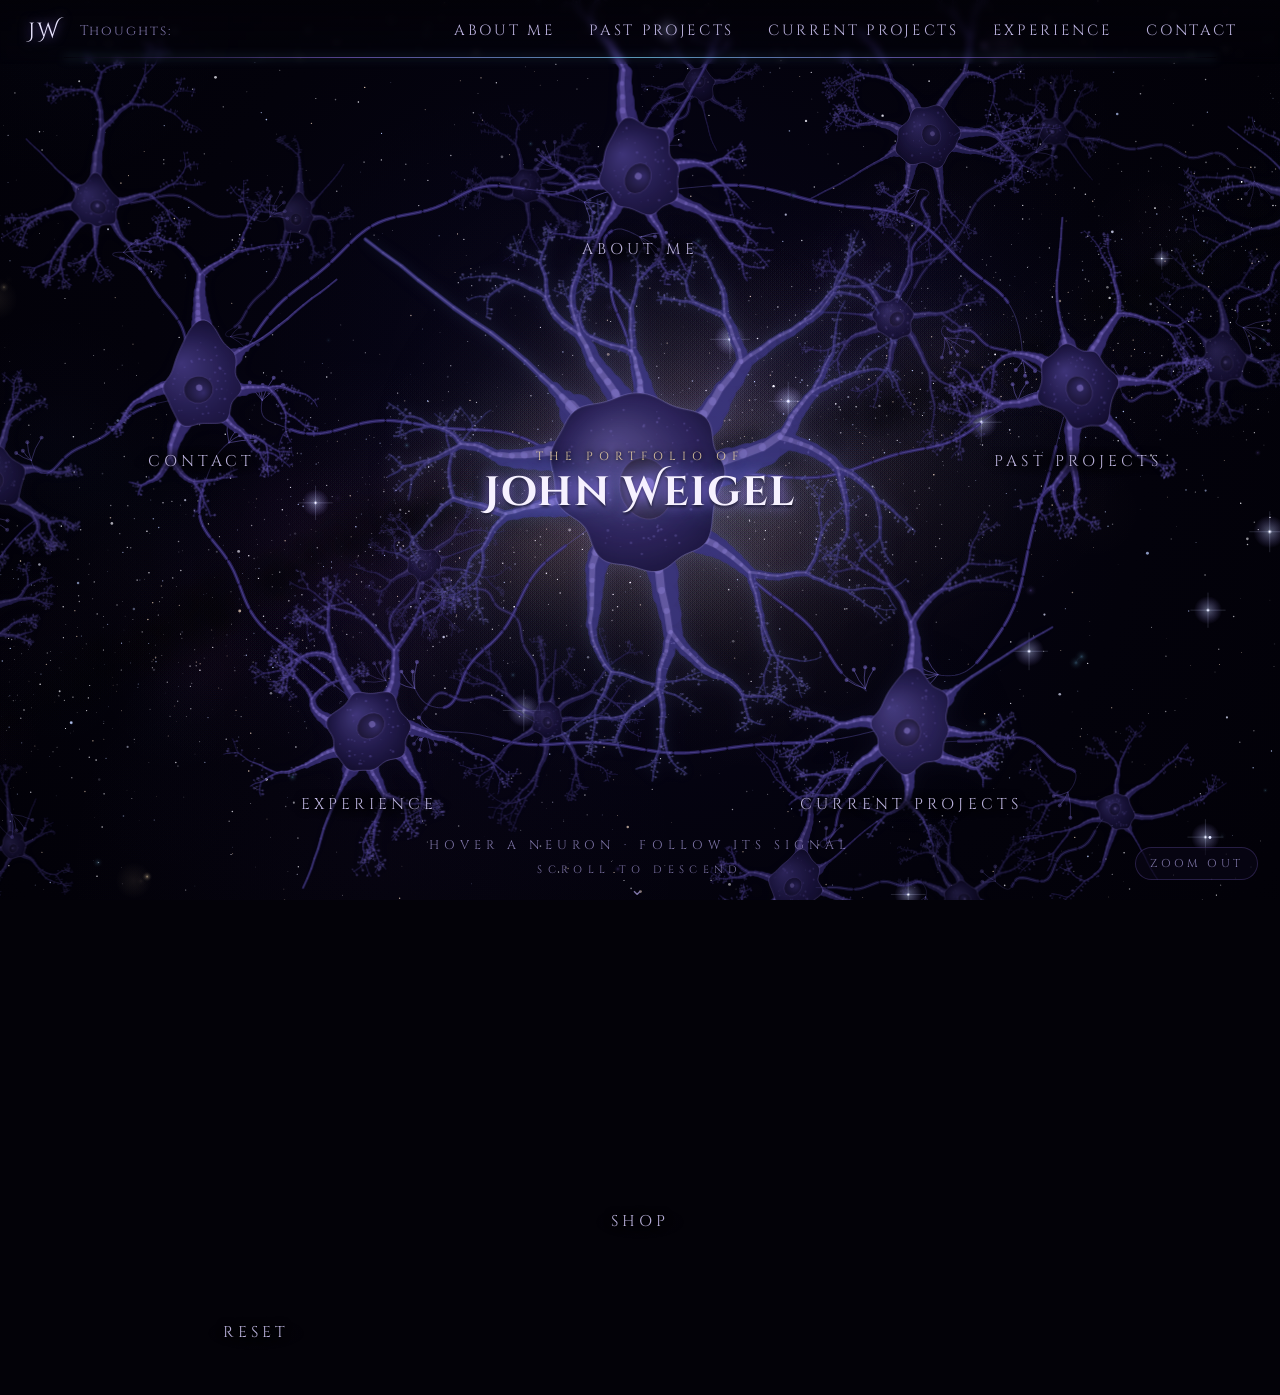
<file: docs/index.html>
<!doctype html>
<html lang="en">
<head>
  <meta charset="utf-8">
  <meta name="viewport" content="width=device-width, initial-scale=1">
  <title>John Weigel · Portfolio</title>
  <meta name="description" content="Portfolio of John Weigel, neuroscience undergraduate.">
  <link rel="preconnect" href="https://fonts.googleapis.com">
  <link rel="preconnect" href="https://fonts.gstatic.com" crossorigin>
  <link href="https://fonts.googleapis.com/css2?family=Cinzel:wght@400;600&family=Cinzel+Decorative:wght@700&family=Cormorant+Garamond:ital,wght@0,400;0,600;1,400&family=JetBrains+Mono&display=swap" rel="stylesheet">
  <link rel="stylesheet" href="assets/css/cosmos.css?v=14">
</head>
<body class="home">
  <canvas id="cosmos" aria-hidden="true"></canvas>
  <canvas id="neural" aria-hidden="true"></canvas>
  <canvas id="brain" aria-label="A nebula brain. Drag to rotate; double-click to return to the neurons."></canvas>

  <header class="crossbar">
    <div class="brand">
      <a class="sigil" href="index.html">JW</a>
      <div class="thoughts" title="One thought forms for every 10 synapses fired">
        <span class="t-label">Thoughts:</span> <span class="t-count"></span><span class="t-nous">νοῦς ×2</span>
      </div>
    </div>
    <button class="menu-toggle" aria-expanded="false" aria-controls="modules">Modules</button>
    <nav aria-label="Modules">
      <ul id="modules">
        <li><a class="mod" data-module="about" href="about.html" data-veil>About Me</a></li>
        <li><a class="mod" data-module="past" href="past-projects.html" data-veil>Past Projects</a></li>
        <li><a class="mod" data-module="current" href="current-projects.html" data-veil>Current Projects</a></li>
        <li><a class="mod" data-module="experience" href="experience.html" data-veil>Experience</a></li>
        <li><a class="mod" data-module="contact" href="contact.html" data-veil>Contact</a></li>
      </ul>
    </nav>
  </header>

  <!-- Everything that zooms away with the network; neurons.js adds the module nodes. -->
  <div class="neural-layer">
    <!-- The title neuron; neurons.js positions it over the central soma. -->
    <a class="neuron-core" href="index.html" aria-label="John Weigel — home">
      <span class="pre">The Portfolio of</span>
      <h1>John Weigel</h1>
    </a>

    <p class="hint">Hover a neuron · Follow its signal<span class="descend">Scroll to descend<i>⌄</i></span></p>
  </div>

  <p class="brain-hint">Drag to turn the mind · Pinch in or double-click to return</p>
  <button class="zoom-toggle" type="button" aria-pressed="false">Zoom out</button>

  <div class="veil" aria-hidden="true"></div>

  <script src="assets/js/cosmos.js?v=14"></script>
  <script src="assets/js/neurons.js?v=14"></script>
  <script src="assets/js/brain.js?v=14"></script>
  <script src="assets/js/shop.js?v=14"></script>
</body>
</html>
</file>
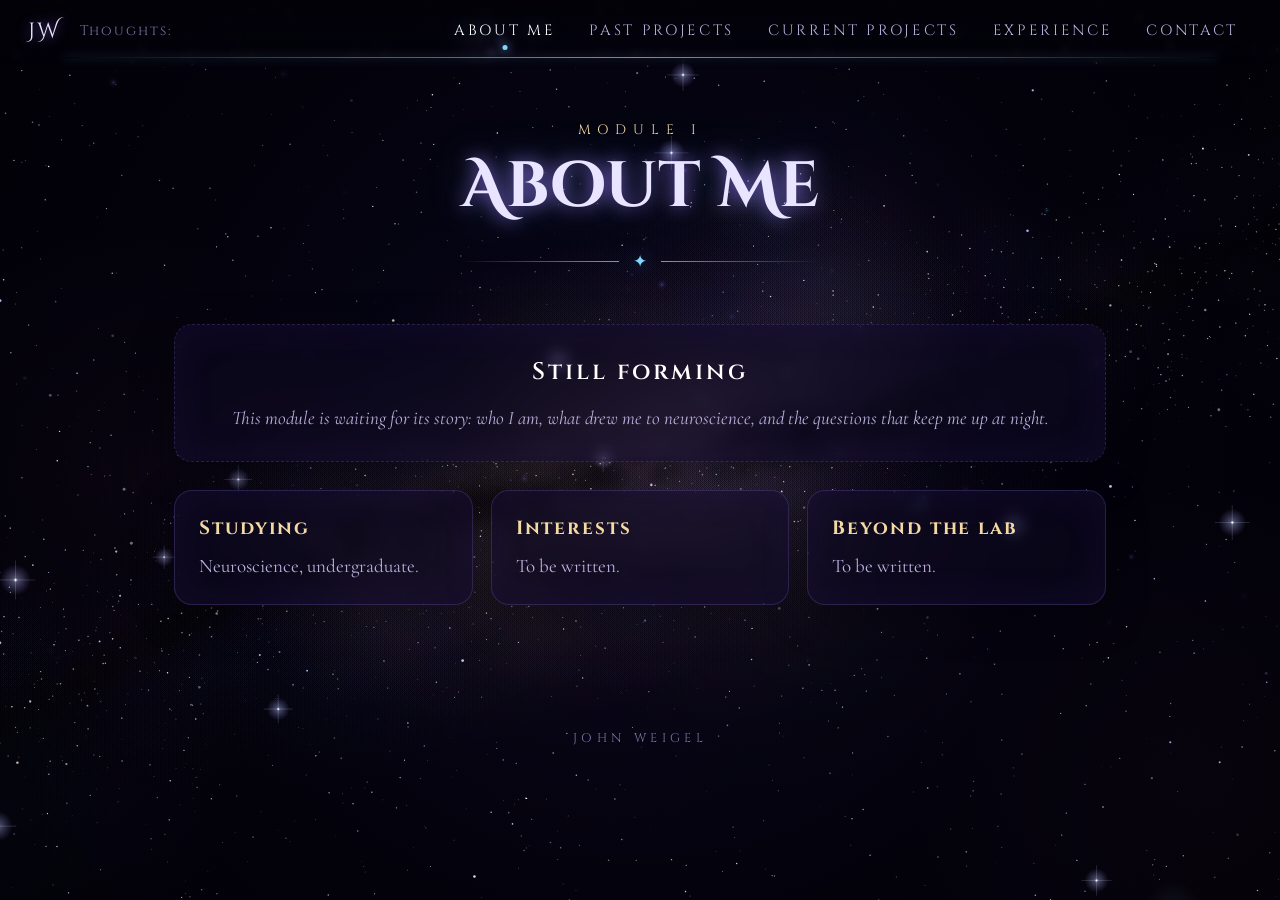
<file: docs/about.html>
<!doctype html>
<html lang="en">
<head>
  <meta charset="utf-8">
  <meta name="viewport" content="width=device-width, initial-scale=1">
  <title>About Me · John Weigel</title>
  <link rel="preconnect" href="https://fonts.googleapis.com">
  <link rel="preconnect" href="https://fonts.gstatic.com" crossorigin>
  <link href="https://fonts.googleapis.com/css2?family=Cinzel:wght@400;600&family=Cinzel+Decorative:wght@700&family=Cormorant+Garamond:ital,wght@0,400;0,600;1,400&family=JetBrains+Mono&display=swap" rel="stylesheet">
  <link rel="stylesheet" href="assets/css/cosmos.css?v=14">
</head>
<body>
  <canvas id="cosmos" aria-hidden="true"></canvas>

  <header class="crossbar">
    <div class="brand">
      <a class="sigil" href="index.html" data-veil>JW</a>
      <div class="thoughts" title="One thought forms for every 10 synapses fired">
        <span class="t-label">Thoughts:</span> <span class="t-count"></span><span class="t-nous">νοῦς ×2</span>
      </div>
    </div>
    <button class="menu-toggle" aria-expanded="false" aria-controls="modules">Modules</button>
    <nav aria-label="Modules">
      <ul id="modules">
        <li><a class="mod" href="about.html" aria-current="page" data-veil>About Me</a></li>
        <li><a class="mod" href="past-projects.html" data-veil>Past Projects</a></li>
        <li><a class="mod" href="current-projects.html" data-veil>Current Projects</a></li>
        <li><a class="mod" href="experience.html" data-veil>Experience</a></li>
        <li><a class="mod" href="contact.html" data-veil>Contact</a></li>
      </ul>
    </nav>
  </header>

  <main class="page">
    <header class="page-head">
      <div class="kicker">Module I</div>
      <h1>About Me</h1>
      <div class="ornament"><span>✦</span></div>
    </header>

    <section class="panel placeholder">
      <h2>Still forming</h2>
      <p>This module is waiting for its story: who I am, what drew me to neuroscience, and the questions that keep me up at night.</p>
    </section>

    <div class="grid">
      <article class="panel"><h3>Studying</h3><p>Neuroscience, undergraduate.</p></article>
      <article class="panel"><h3>Interests</h3><p>To be written.</p></article>
      <article class="panel"><h3>Beyond the lab</h3><p>To be written.</p></article>
    </div>
  </main>

  <footer class="foot">John Weigel</footer>
  <div class="veil" aria-hidden="true"></div>

  <script src="assets/js/cosmos.js?v=14"></script>
</body>
</html>
</file>
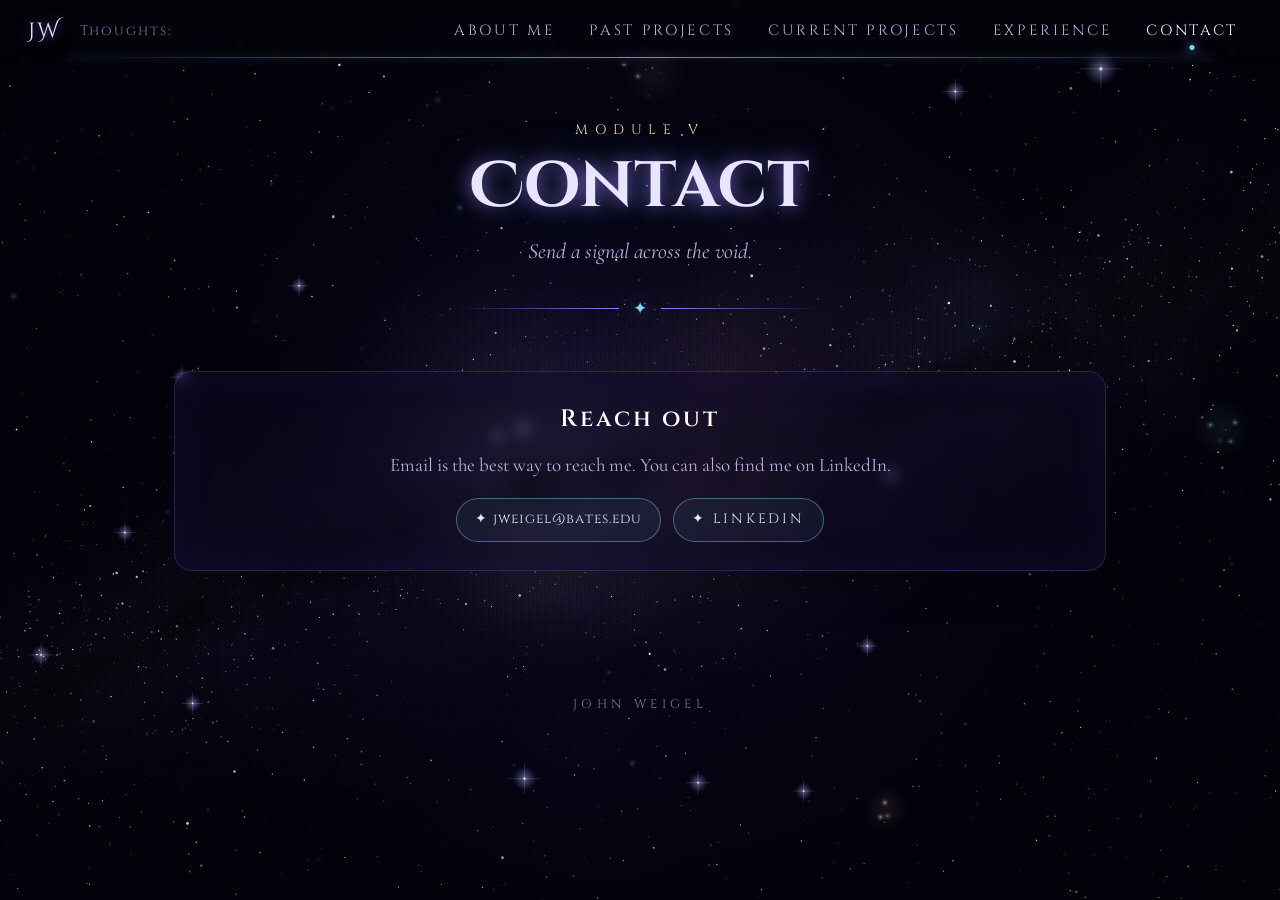
<file: docs/contact.html>
<!doctype html>
<html lang="en">
<head>
  <meta charset="utf-8">
  <meta name="viewport" content="width=device-width, initial-scale=1">
  <title>Contact · John Weigel</title>
  <link rel="preconnect" href="https://fonts.googleapis.com">
  <link rel="preconnect" href="https://fonts.gstatic.com" crossorigin>
  <link href="https://fonts.googleapis.com/css2?family=Cinzel:wght@400;600&family=Cinzel+Decorative:wght@700&family=Cormorant+Garamond:ital,wght@0,400;0,600;1,400&family=JetBrains+Mono&display=swap" rel="stylesheet">
  <link rel="stylesheet" href="assets/css/cosmos.css?v=14">
</head>
<body>
  <canvas id="cosmos" aria-hidden="true"></canvas>

  <header class="crossbar">
    <div class="brand">
      <a class="sigil" href="index.html" data-veil>JW</a>
      <div class="thoughts" title="One thought forms for every 10 synapses fired">
        <span class="t-label">Thoughts:</span> <span class="t-count"></span><span class="t-nous">νοῦς ×2</span>
      </div>
    </div>
    <button class="menu-toggle" aria-expanded="false" aria-controls="modules">Modules</button>
    <nav aria-label="Modules">
      <ul id="modules">
        <li><a class="mod" href="about.html" data-veil>About Me</a></li>
        <li><a class="mod" href="past-projects.html" data-veil>Past Projects</a></li>
        <li><a class="mod" href="current-projects.html" data-veil>Current Projects</a></li>
        <li><a class="mod" href="experience.html" data-veil>Experience</a></li>
        <li><a class="mod" href="contact.html" aria-current="page" data-veil>Contact</a></li>
      </ul>
    </nav>
  </header>

  <main class="page">
    <header class="page-head">
      <div class="kicker">Module V</div>
      <h1>Contact</h1>
      <p class="lede">Send a signal across the void.</p>
      <div class="ornament"><span>✦</span></div>
    </header>

    <section class="panel" style="text-align:center">
      <h2>Reach out</h2>
      <p>Email is the best way to reach me. You can also find me on LinkedIn.</p>
      <p class="contact-links">
        <a class="btn" href="mailto:jweigel@bates.edu" style="text-transform:none;letter-spacing:0.08em">✦ jweigel@bates.edu</a>
        <a class="btn" href="https://www.linkedin.com/in/john-weigel-417249304/" target="_blank" rel="noopener">✦ LinkedIn</a>
      </p>
    </section>
  </main>

  <footer class="foot">John Weigel</footer>
  <div class="veil" aria-hidden="true"></div>

  <script src="assets/js/cosmos.js?v=14"></script>
</body>
</html>
</file>
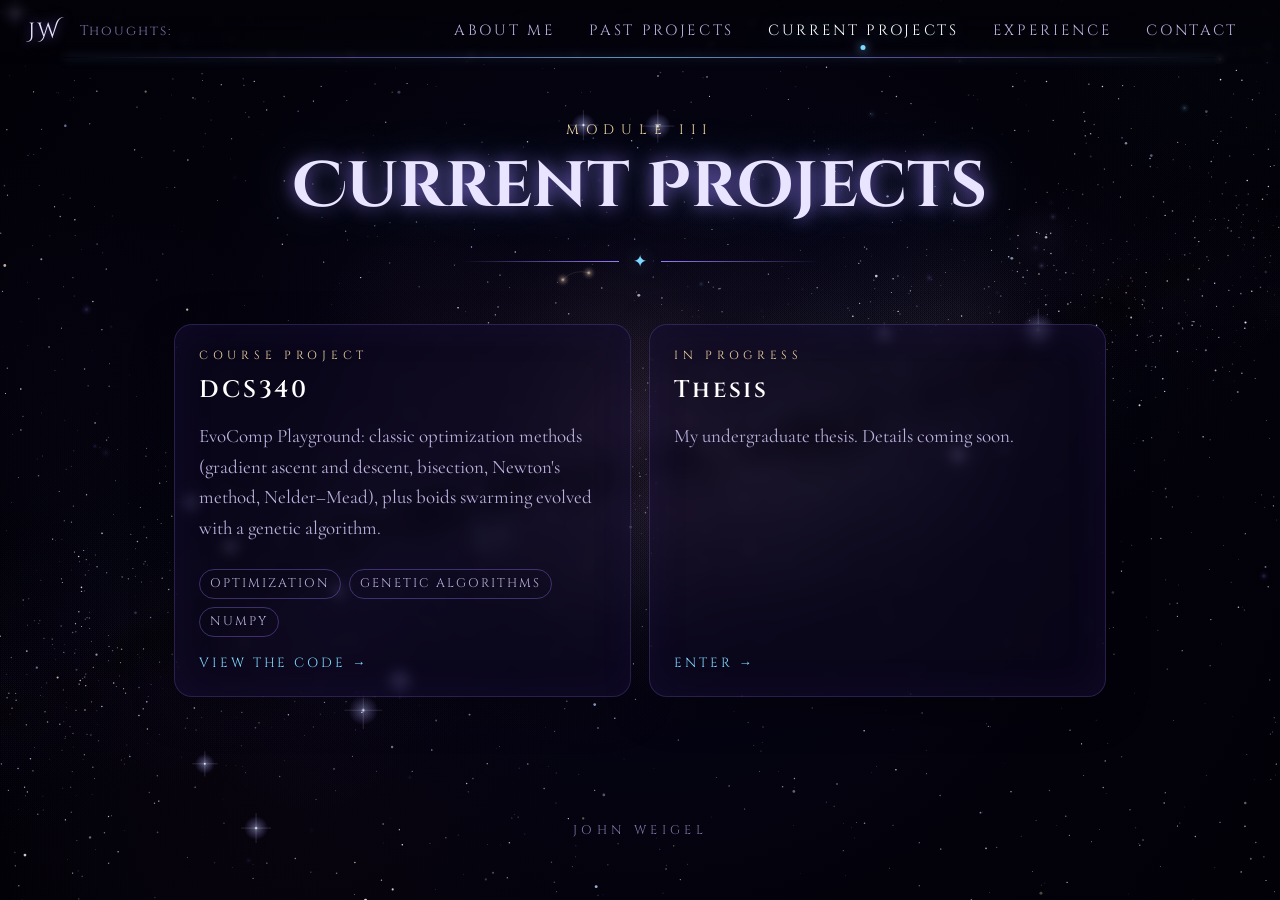
<file: docs/current-projects.html>
<!doctype html>
<html lang="en">
<head>
  <meta charset="utf-8">
  <meta name="viewport" content="width=device-width, initial-scale=1">
  <title>Current Projects · John Weigel</title>
  <link rel="preconnect" href="https://fonts.googleapis.com">
  <link rel="preconnect" href="https://fonts.gstatic.com" crossorigin>
  <link href="https://fonts.googleapis.com/css2?family=Cinzel:wght@400;600&family=Cinzel+Decorative:wght@700&family=Cormorant+Garamond:ital,wght@0,400;0,600;1,400&family=JetBrains+Mono&display=swap" rel="stylesheet">
  <link rel="stylesheet" href="assets/css/cosmos.css?v=14">
</head>
<body>
  <canvas id="cosmos" aria-hidden="true"></canvas>

  <header class="crossbar">
    <div class="brand">
      <a class="sigil" href="index.html" data-veil>JW</a>
      <div class="thoughts" title="One thought forms for every 10 synapses fired">
        <span class="t-label">Thoughts:</span> <span class="t-count"></span><span class="t-nous">νοῦς ×2</span>
      </div>
    </div>
    <button class="menu-toggle" aria-expanded="false" aria-controls="modules">Modules</button>
    <nav aria-label="Modules">
      <ul id="modules">
        <li><a class="mod" href="about.html" data-veil>About Me</a></li>
        <li><a class="mod" href="past-projects.html" data-veil>Past Projects</a></li>
        <li><a class="mod" href="current-projects.html" aria-current="page" data-veil>Current Projects</a></li>
        <li><a class="mod" href="experience.html" data-veil>Experience</a></li>
        <li><a class="mod" href="contact.html" data-veil>Contact</a></li>
      </ul>
    </nav>
  </header>

  <main class="page">
    <header class="page-head">
      <div class="kicker">Module III</div>
      <h1>Current Projects</h1>
      <div class="ornament"><span>✦</span></div>
    </header>

    <div class="grid project-grid">
      <a class="panel project-card" href="dcs340.html" data-veil>
        <span class="card-kicker">Course project</span>
        <h2>DCS340</h2>
        <p>EvoComp Playground: classic optimization methods (gradient ascent and descent, bisection, Newton's method, Nelder–Mead), plus boids swarming evolved with a genetic algorithm.</p>
        <div class="tags"><span>Optimization</span><span>Genetic Algorithms</span><span>NumPy</span></div>
        <span class="card-go">View the code →</span>
      </a>
      <a class="panel project-card" href="thesis.html" data-veil>
        <span class="card-kicker">In progress</span>
        <h2>Thesis</h2>
        <p>My undergraduate thesis. Details coming soon.</p>
        <span class="card-go">Enter →</span>
      </a>
    </div>
  </main>

  <footer class="foot">John Weigel</footer>
  <div class="veil" aria-hidden="true"></div>

  <script src="assets/js/cosmos.js?v=14"></script>
</body>
</html>
</file>
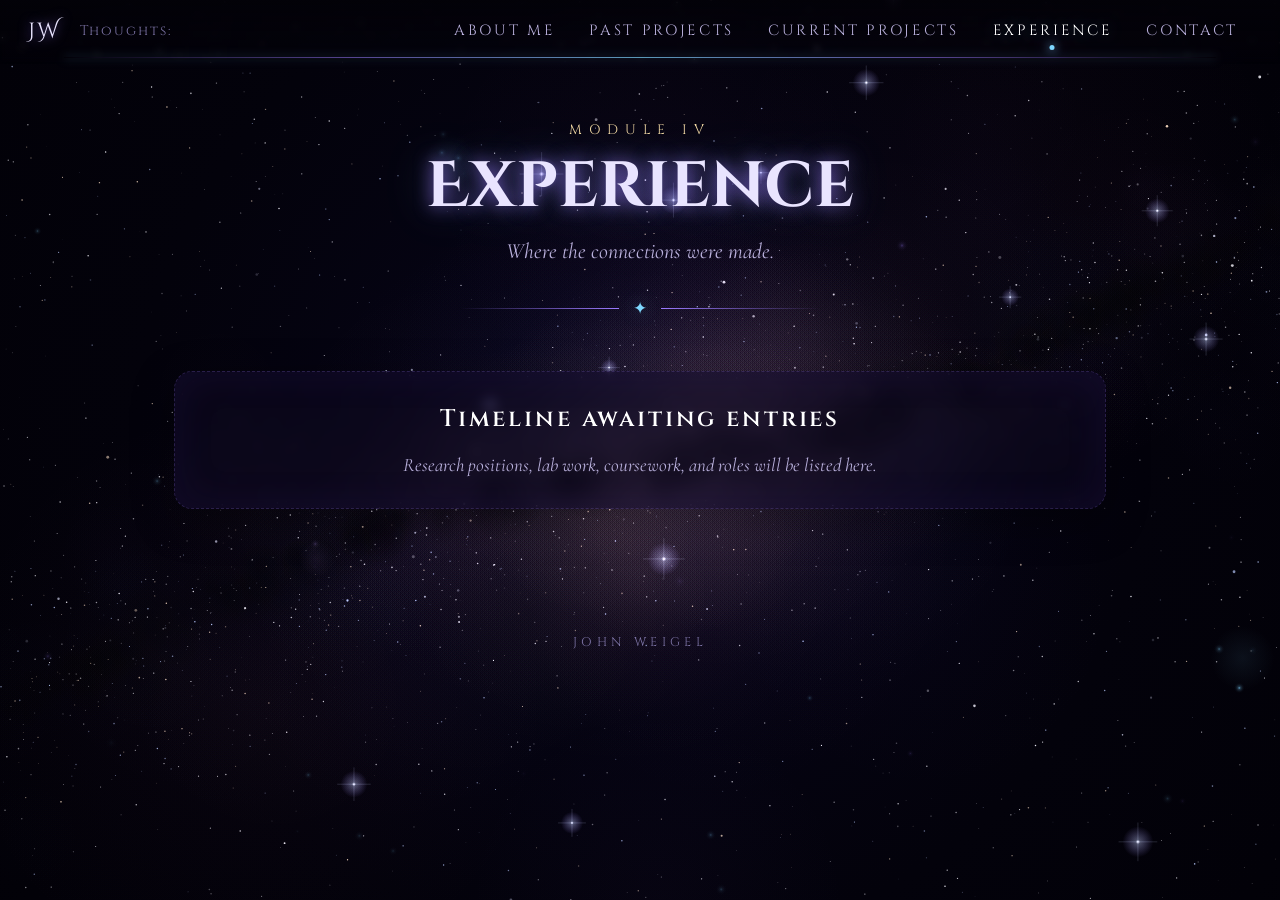
<file: docs/experience.html>
<!doctype html>
<html lang="en">
<head>
  <meta charset="utf-8">
  <meta name="viewport" content="width=device-width, initial-scale=1">
  <title>Experience · John Weigel</title>
  <link rel="preconnect" href="https://fonts.googleapis.com">
  <link rel="preconnect" href="https://fonts.gstatic.com" crossorigin>
  <link href="https://fonts.googleapis.com/css2?family=Cinzel:wght@400;600&family=Cinzel+Decorative:wght@700&family=Cormorant+Garamond:ital,wght@0,400;0,600;1,400&family=JetBrains+Mono&display=swap" rel="stylesheet">
  <link rel="stylesheet" href="assets/css/cosmos.css?v=14">
</head>
<body>
  <canvas id="cosmos" aria-hidden="true"></canvas>

  <header class="crossbar">
    <div class="brand">
      <a class="sigil" href="index.html" data-veil>JW</a>
      <div class="thoughts" title="One thought forms for every 10 synapses fired">
        <span class="t-label">Thoughts:</span> <span class="t-count"></span><span class="t-nous">νοῦς ×2</span>
      </div>
    </div>
    <button class="menu-toggle" aria-expanded="false" aria-controls="modules">Modules</button>
    <nav aria-label="Modules">
      <ul id="modules">
        <li><a class="mod" href="about.html" data-veil>About Me</a></li>
        <li><a class="mod" href="past-projects.html" data-veil>Past Projects</a></li>
        <li><a class="mod" href="current-projects.html" data-veil>Current Projects</a></li>
        <li><a class="mod" href="experience.html" aria-current="page" data-veil>Experience</a></li>
        <li><a class="mod" href="contact.html" data-veil>Contact</a></li>
      </ul>
    </nav>
  </header>

  <main class="page">
    <header class="page-head">
      <div class="kicker">Module IV</div>
      <h1>Experience</h1>
      <p class="lede">Where the connections were made.</p>
      <div class="ornament"><span>✦</span></div>
    </header>

    <section class="panel placeholder">
      <h2>Timeline awaiting entries</h2>
      <p>Research positions, lab work, coursework, and roles will be listed here.</p>
    </section>
  </main>

  <footer class="foot">John Weigel</footer>
  <div class="veil" aria-hidden="true"></div>

  <script src="assets/js/cosmos.js?v=14"></script>
</body>
</html>
</file>
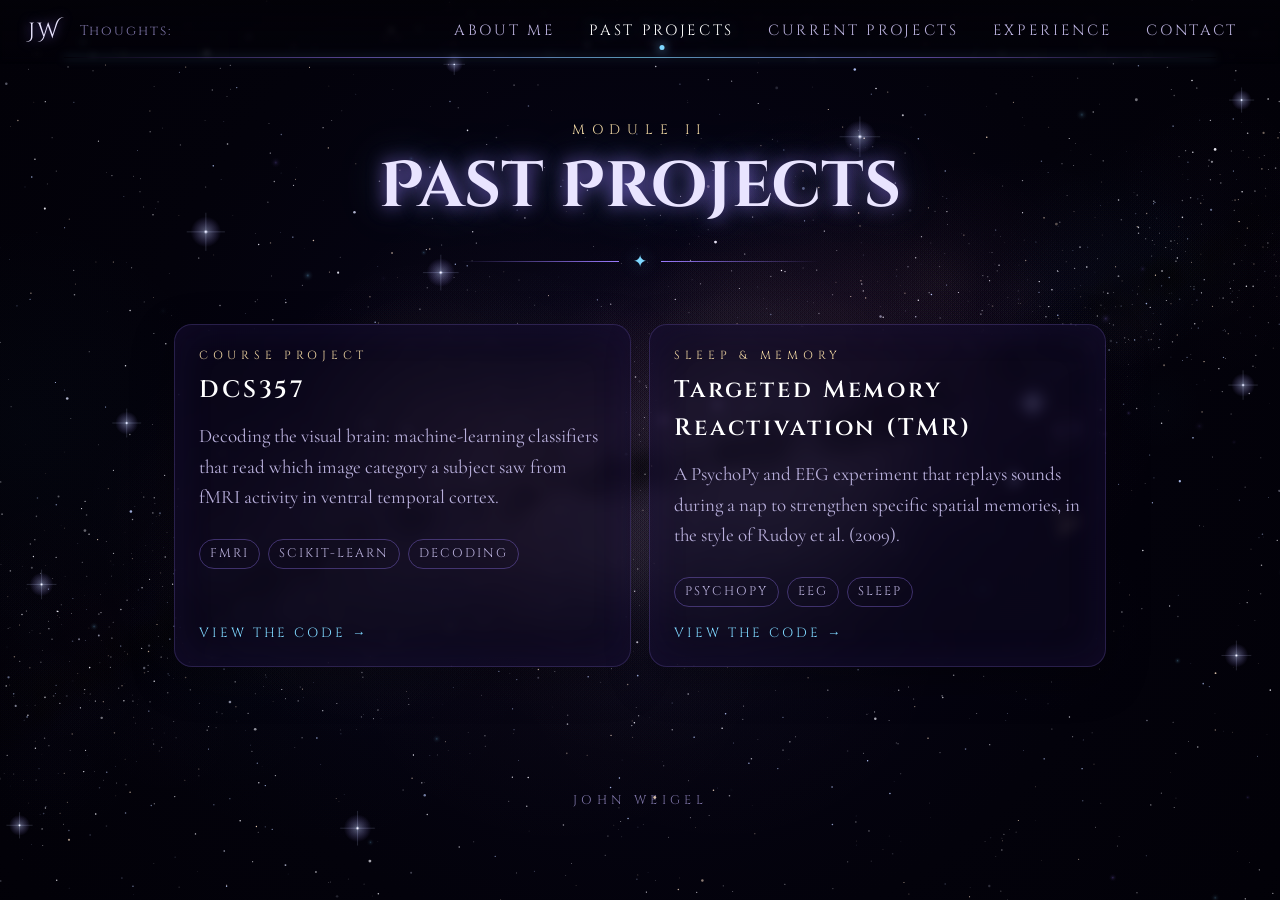
<file: docs/past-projects.html>
<!doctype html>
<html lang="en">
<head>
  <meta charset="utf-8">
  <meta name="viewport" content="width=device-width, initial-scale=1">
  <title>Past Projects · John Weigel</title>
  <link rel="preconnect" href="https://fonts.googleapis.com">
  <link rel="preconnect" href="https://fonts.gstatic.com" crossorigin>
  <link href="https://fonts.googleapis.com/css2?family=Cinzel:wght@400;600&family=Cinzel+Decorative:wght@700&family=Cormorant+Garamond:ital,wght@0,400;0,600;1,400&family=JetBrains+Mono&display=swap" rel="stylesheet">
  <link rel="stylesheet" href="assets/css/cosmos.css?v=14">
</head>
<body>
  <canvas id="cosmos" aria-hidden="true"></canvas>

  <header class="crossbar">
    <div class="brand">
      <a class="sigil" href="index.html" data-veil>JW</a>
      <div class="thoughts" title="One thought forms for every 10 synapses fired">
        <span class="t-label">Thoughts:</span> <span class="t-count"></span><span class="t-nous">νοῦς ×2</span>
      </div>
    </div>
    <button class="menu-toggle" aria-expanded="false" aria-controls="modules">Modules</button>
    <nav aria-label="Modules">
      <ul id="modules">
        <li><a class="mod" href="about.html" data-veil>About Me</a></li>
        <li><a class="mod" href="past-projects.html" aria-current="page" data-veil>Past Projects</a></li>
        <li><a class="mod" href="current-projects.html" data-veil>Current Projects</a></li>
        <li><a class="mod" href="experience.html" data-veil>Experience</a></li>
        <li><a class="mod" href="contact.html" data-veil>Contact</a></li>
      </ul>
    </nav>
  </header>

  <main class="page">
    <header class="page-head">
      <div class="kicker">Module II</div>
      <h1>Past Projects</h1>
      <div class="ornament"><span>✦</span></div>
    </header>

    <div class="grid project-grid">
      <a class="panel project-card" href="dcs357.html" data-veil>
        <span class="card-kicker">Course project</span>
        <h2>DCS357</h2>
        <p>Decoding the visual brain: machine-learning classifiers that read which image category a subject saw from fMRI activity in ventral temporal cortex.</p>
        <div class="tags"><span>fMRI</span><span>scikit-learn</span><span>Decoding</span></div>
        <span class="card-go">View the code →</span>
      </a>
      <a class="panel project-card" href="tmr.html" data-veil>
        <span class="card-kicker">Sleep &amp; memory</span>
        <h2>Targeted Memory Reactivation (TMR)</h2>
        <p>A PsychoPy and EEG experiment that replays sounds during a nap to strengthen specific spatial memories, in the style of Rudoy et al. (2009).</p>
        <div class="tags"><span>PsychoPy</span><span>EEG</span><span>Sleep</span></div>
        <span class="card-go">View the code →</span>
      </a>
    </div>
  </main>

  <footer class="foot">John Weigel</footer>
  <div class="veil" aria-hidden="true"></div>

  <script src="assets/js/cosmos.js?v=14"></script>
</body>
</html>
</file>
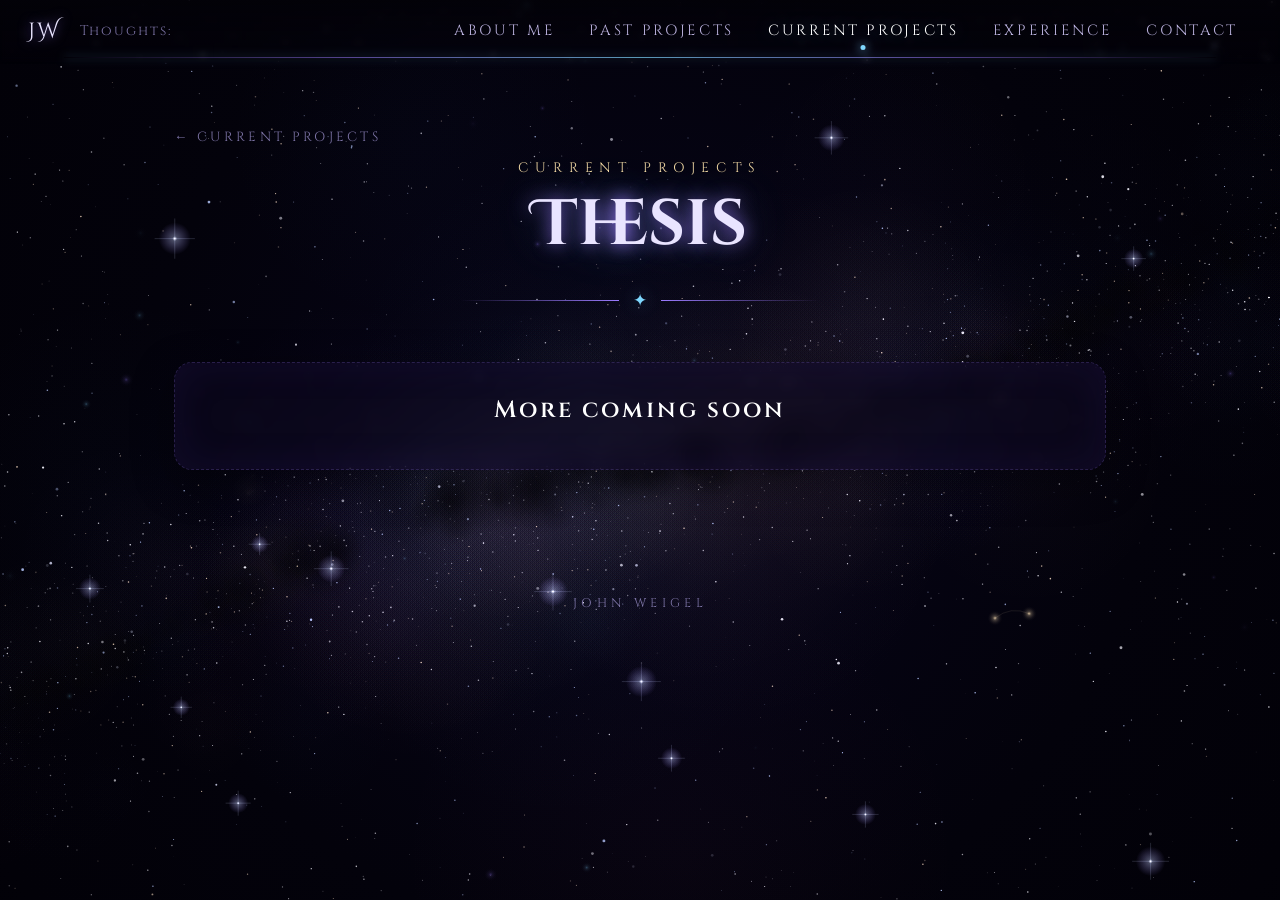
<file: docs/thesis.html>
<!doctype html>
<html lang="en">
<head>
  <meta charset="utf-8">
  <meta name="viewport" content="width=device-width, initial-scale=1">
  <title>Thesis · John Weigel</title>
  <link rel="preconnect" href="https://fonts.googleapis.com">
  <link rel="preconnect" href="https://fonts.gstatic.com" crossorigin>
  <link href="https://fonts.googleapis.com/css2?family=Cinzel:wght@400;600&family=Cinzel+Decorative:wght@700&family=Cormorant+Garamond:ital,wght@0,400;0,600;1,400&family=JetBrains+Mono&display=swap" rel="stylesheet">
  <link rel="stylesheet" href="assets/css/cosmos.css?v=14">
</head>
<body>
  <canvas id="cosmos" aria-hidden="true"></canvas>

  <header class="crossbar">
    <div class="brand">
      <a class="sigil" href="index.html" data-veil>JW</a>
      <div class="thoughts" title="One thought forms for every 10 synapses fired">
        <span class="t-label">Thoughts:</span> <span class="t-count"></span><span class="t-nous">νοῦς ×2</span>
      </div>
    </div>
    <button class="menu-toggle" aria-expanded="false" aria-controls="modules">Modules</button>
    <nav aria-label="Modules">
      <ul id="modules">
        <li><a class="mod" href="about.html" data-veil>About Me</a></li>
        <li><a class="mod" href="past-projects.html" data-veil>Past Projects</a></li>
        <li><a class="mod" href="current-projects.html" aria-current="page" data-veil>Current Projects</a></li>
        <li><a class="mod" href="experience.html" data-veil>Experience</a></li>
        <li><a class="mod" href="contact.html" data-veil>Contact</a></li>
      </ul>
    </nav>
  </header>

  <main class="page">
    <p class="back"><a href="current-projects.html" data-veil>← Current Projects</a></p>
    <header class="page-head">
      <div class="kicker">Current Projects</div>
      <h1>Thesis</h1>
      <div class="ornament"><span>✦</span></div>
    </header>

    <section class="panel placeholder">
      <h2>More coming soon</h2>
    </section>
  </main>

  <footer class="foot">John Weigel</footer>
  <div class="veil" aria-hidden="true"></div>

  <script src="assets/js/cosmos.js?v=14"></script>
</body>
</html>
</file>
<file: docs/assets/css/cosmos.css>
/* ==========================================================================
   Cosmos — shared theme for the portfolio
   ========================================================================== */

:root {
  --void: #030208;
  --void-2: #0a0718;
  --ink: #e9e4ff;
  --ink-soft: #b9b0dc;
  --ink-faint: #7d74a6;
  --violet: #9b7bff;
  --violet-deep: #4b2fa8;
  --cyan: #7fd8ff;
  --rose: #e38bd0;
  --gold: #f3d9a4;
  --panel: rgba(14, 10, 34, 0.58);
  --panel-edge: rgba(155, 123, 255, 0.22);
  --glow: 0 0 18px rgba(127, 216, 255, 0.45), 0 0 42px rgba(155, 123, 255, 0.25);
  --nav-h: 64px;

  --font-title: "Cinzel Decorative", "Cinzel", Georgia, serif;
  --font-head: "Cinzel", Georgia, serif;
  --font-body: "Cormorant Garamond", Georgia, serif;
  --font-code: "JetBrains Mono", ui-monospace, Menlo, monospace;
}

* { box-sizing: border-box; }

html, body {
  margin: 0;
  background: var(--void);
  color: var(--ink);
  font-family: var(--font-body);
  font-size: 19px;
  line-height: 1.6;
  -webkit-font-smoothing: antialiased;
}

body { min-height: 100vh; overflow-x: hidden; }
body.home { overflow-x: hidden; }

a { color: var(--cyan); }

::selection { background: rgba(155, 123, 255, 0.4); color: #fff; }

/* ---- Layered canvases -------------------------------------------------- */

#cosmos, #neural {
  position: fixed;
  top: 0;
  left: 0;
  display: block;
}
#cosmos { z-index: 0; }
#neural { z-index: 1; }

/* ---- Crossbar navigation ---------------------------------------------- */

.crossbar {
  position: fixed;
  top: 0; left: 0; right: 0;
  height: var(--nav-h);
  z-index: 20;
  display: flex;
  align-items: center;
  justify-content: space-between;
  gap: 16px;
  padding: 0 28px;
  background: linear-gradient(to bottom, rgba(3, 2, 8, 0.85), rgba(3, 2, 8, 0.35) 70%, transparent);
  backdrop-filter: blur(3px);
}
.crossbar::after {
  content: "";
  position: absolute;
  left: 5%; right: 5%; bottom: 6px;
  height: 1px;
  background: linear-gradient(90deg, transparent, rgba(155, 123, 255, 0.55), rgba(127, 216, 255, 0.7), rgba(155, 123, 255, 0.55), transparent);
  box-shadow: 0 0 10px rgba(127, 216, 255, 0.5);
}

.sigil {
  font-family: var(--font-title);
  font-size: 1.15rem;
  letter-spacing: 0.08em;
  color: var(--ink);
  text-decoration: none;
  white-space: nowrap;
  text-shadow: 0 0 12px rgba(155, 123, 255, 0.7);
}

/* ---- Thought counter -------------------------------------------------- */

.brand { display: flex; align-items: center; gap: 14px; min-width: 0; }

.thoughts {
  display: flex;
  align-items: baseline;
  gap: 6px;
  font-family: var(--font-head);
  font-size: 0.72rem;
  letter-spacing: 0.14em;
  color: var(--ink-faint);
  white-space: nowrap;
  cursor: default;
}
.t-count {
  min-width: 1ch;
  font-size: 0.86rem;
  letter-spacing: 0.04em;
  color: var(--ink);
  font-variant-numeric: tabular-nums;
}
.t-nous { display: none; margin-left: 6px; color: var(--gold); font-size: 0.72rem; letter-spacing: 0.1em; }

.thoughts.bump .t-count { animation: thought 0.9s ease-out; }
@keyframes thought {
  0% { color: #fff; text-shadow: 0 0 10px #fff, 0 0 22px var(--cyan), 0 0 40px var(--violet); }
  100% { text-shadow: none; }
}
.thoughts.nous .t-count { color: var(--gold); text-shadow: 0 0 10px rgba(243, 217, 164, 0.6); }
.thoughts.nous .t-nous { display: inline; animation: breathe 0.9s ease-in-out infinite; }
.thoughts.nous-5 .t-count, .thoughts.nous-5 .t-nous {
  color: #ffc9ec;
  text-shadow: 0 0 10px rgba(227, 139, 208, 0.8), 0 0 22px rgba(243, 217, 164, 0.5);
}
.thoughts.nous-10 .t-count, .thoughts.nous-10 .t-nous {
  color: #fff;
  text-shadow: 0 0 8px #fff, 0 0 18px var(--cyan), 0 0 34px var(--violet);
}
.thoughts.nous-10 .t-nous { animation-duration: 0.45s; }

.crossbar ul {
  list-style: none;
  display: flex;
  gap: 6px;
  margin: 0;
  padding: 0;
}
.crossbar a.mod {
  position: relative;
  display: block;
  padding: 8px 14px;
  font-family: var(--font-head);
  font-size: 0.78rem;
  letter-spacing: 0.18em;
  text-transform: uppercase;
  text-decoration: none;
  color: var(--ink-soft);
  transition: color 0.3s, text-shadow 0.3s;
}
.crossbar a.mod::before {
  content: "";
  position: absolute;
  left: 50%; bottom: 2px;
  width: 5px; height: 5px;
  border-radius: 50%;
  background: var(--cyan);
  transform: translateX(-50%) scale(0);
  box-shadow: 0 0 10px var(--cyan), 0 0 20px var(--violet);
  transition: transform 0.35s;
}
.crossbar a.mod:hover,
.crossbar a.mod:focus-visible,
.crossbar a.mod[aria-current="page"] {
  color: #fff;
  text-shadow: var(--glow);
  outline: none;
}
.crossbar a.mod:hover::before,
.crossbar a.mod:focus-visible::before,
.crossbar a.mod[aria-current="page"]::before { transform: translateX(-50%) scale(1); }

.menu-toggle {
  display: none;
  background: none;
  border: 1px solid var(--panel-edge);
  color: var(--ink);
  font-family: var(--font-head);
  letter-spacing: 0.2em;
  font-size: 0.72rem;
  padding: 8px 12px;
  border-radius: 999px;
  cursor: pointer;
}

@media (max-width: 900px) {
  .crossbar { padding: 0 16px; }
  .menu-toggle { display: block; }
  .crossbar ul {
    position: absolute;
    top: var(--nav-h);
    right: 12px;
    flex-direction: column;
    padding: 10px;
    background: rgba(8, 6, 22, 0.94);
    border: 1px solid var(--panel-edge);
    border-radius: 14px;
    box-shadow: 0 10px 40px rgba(0, 0, 0, 0.6);
    opacity: 0;
    pointer-events: none;
    transform: translateY(-6px);
    transition: opacity 0.25s, transform 0.25s;
  }
  .crossbar.open ul { opacity: 1; pointer-events: auto; transform: none; }
}

/* ---- Home: neuron overlays ------------------------------------------- */

.neuron-node {
  position: absolute;
  z-index: 5;
  transform: translate(-50%, -50%);
  border-radius: 50%;
  text-decoration: none;
  color: var(--ink-soft);
  cursor: pointer;
  outline: none;
  user-select: none;
  -webkit-user-select: none;
  -webkit-tap-highlight-color: transparent;
}
.neuron-node .label {
  position: absolute;
  left: 50%;
  top: 100%;
  transform: translateX(-50%);
  margin-top: 4px;
  padding: 4px 14px;
  border-radius: 999px;
  background: radial-gradient(ellipse at center, rgba(3, 2, 8, 0.72), rgba(3, 2, 8, 0) 72%);
  white-space: nowrap;
  font-family: var(--font-head);
  font-size: 0.82rem;
  letter-spacing: 0.26em;
  text-transform: uppercase;
  text-shadow: 0 0 8px rgba(3, 2, 8, 0.9), 0 0 2px #000;
  transition: color 0.35s, text-shadow 0.35s, letter-spacing 0.5s;
}
.neuron-node.lit .label,
.neuron-node:focus-visible .label {
  color: #fff;
  letter-spacing: 0.32em;
  text-shadow: var(--glow);
}

.neuron-core {
  position: absolute;
  z-index: 6;
  transform: translate(-50%, -50%);
  text-align: center;
  text-decoration: none;
  color: var(--ink);
  pointer-events: auto;
  cursor: pointer;
  outline: none;
  user-select: none;
  -webkit-user-select: none;
  touch-action: manipulation;
  display: flex;
  flex-direction: column;
  align-items: center;
  justify-content: center;
  border-radius: 50%;
}
.neuron-core .pre {
  font-family: var(--font-head);
  font-size: 0.62rem;
  letter-spacing: 0.5em;
  text-transform: uppercase;
  color: var(--gold);
  opacity: 0.9;
  text-shadow: 0 0 4px #000, 0 0 10px rgba(3, 2, 8, 0.95), 0 0 18px rgba(3, 2, 8, 0.8);
}
.neuron-core h1 {
  margin: 4px 0 2px;
  font-family: var(--font-title);
  font-weight: 700;
  font-size: clamp(1.5rem, 3.2vw, 2.5rem);
  line-height: 1.05;
  letter-spacing: 0.04em;
  color: #f6f1ff;
  text-shadow: 0 0 14px rgba(155, 123, 255, 0.9), 0 0 36px rgba(127, 216, 255, 0.45), 0 2px 3px #000;
}

.hint {
  position: absolute;
  z-index: 5;
  left: 50%;
  top: calc(100vh - 64px);
  margin: 0;
  transform: translateX(-50%);
  text-align: center;
  font-family: var(--font-head);
  font-size: 0.66rem;
  letter-spacing: 0.4em;
  text-transform: uppercase;
  color: var(--ink-faint);
  pointer-events: none;
  animation: breathe 5s ease-in-out infinite;
  white-space: nowrap;
}
@keyframes breathe { 50% { opacity: 0.35; } }
.hint .descend { display: block; margin-top: 6px; font-size: 0.56rem; letter-spacing: 0.5em; }
.hint .descend i { display: block; font-style: normal; font-size: 0.9rem; line-height: 1; margin-top: 2px; }

.contact-links { display: flex; justify-content: center; flex-wrap: wrap; gap: 12px; margin-top: 18px !important; }

/* ---- Page veil (fade transitions) ------------------------------------ */

.veil {
  position: fixed;
  inset: 0;
  z-index: 100;
  pointer-events: none;
  background: radial-gradient(circle at var(--vx, 50%) var(--vy, 50%), rgba(127, 216, 255, 0.25), var(--void) 45%);
  opacity: 1;
  transition: opacity 0.7s ease;
}
body.ready .veil { opacity: 0; }
body.leaving .veil { opacity: 1; transition-duration: 0.55s; }

/* ---- Content pages ---------------------------------------------------- */

main.page {
  position: relative;
  z-index: 2;
  max-width: 980px;
  margin: 0 auto;
  padding: calc(var(--nav-h) + 56px) 24px 96px;
}

.page-head { text-align: center; margin-bottom: 48px; }
.page-head .kicker {
  font-family: var(--font-head);
  font-size: 0.72rem;
  letter-spacing: 0.5em;
  text-transform: uppercase;
  color: var(--gold);
}
.page-head h1 {
  margin: 10px 0 12px;
  font-family: var(--font-title);
  font-size: clamp(2rem, 5vw, 3.4rem);
  line-height: 1.1;
  font-weight: 700;
  text-shadow: 0 0 18px rgba(155, 123, 255, 0.75), 0 0 48px rgba(127, 216, 255, 0.3);
}
.page-head .lede {
  max-width: 640px;
  margin: 0 auto;
  font-size: 1.15rem;
  font-style: italic;
  color: var(--ink-soft);
}

.ornament {
  display: flex;
  align-items: center;
  gap: 14px;
  margin: 26px auto 0;
  max-width: 360px;
  color: var(--violet);
}
.ornament::before, .ornament::after {
  content: "";
  flex: 1;
  height: 1px;
  background: linear-gradient(90deg, transparent, currentColor);
}
.ornament::after { transform: scaleX(-1); }
.ornament span { font-size: 0.9rem; text-shadow: var(--glow); color: var(--cyan); }

.panel {
  position: relative;
  background: var(--panel);
  border: 1px solid var(--panel-edge);
  border-radius: 18px;
  padding: 28px 32px;
  margin-bottom: 28px;
  backdrop-filter: blur(6px);
  box-shadow: inset 0 0 40px rgba(75, 47, 168, 0.12), 0 12px 40px rgba(0, 0, 0, 0.35);
}
.panel h2 {
  margin: 0 0 12px;
  font-family: var(--font-head);
  font-weight: 600;
  font-size: 1.25rem;
  letter-spacing: 0.12em;
  color: #fff;
}
.panel h3 {
  margin: 0 0 8px;
  font-family: var(--font-head);
  font-size: 1rem;
  letter-spacing: 0.1em;
  color: var(--gold);
}
.panel p { margin: 0 0 12px; color: var(--ink-soft); }
.panel p:last-child { margin-bottom: 0; }
.panel strong { color: var(--ink); font-weight: 600; }

.placeholder {
  border-style: dashed;
  text-align: center;
}
.placeholder p { font-style: italic; }

.grid {
  display: grid;
  grid-template-columns: repeat(auto-fit, minmax(260px, 1fr));
  gap: 18px;
  margin-bottom: 28px;
}
.grid .panel { margin: 0; padding: 22px 24px; }
.grid .panel p { font-size: 1rem; }

.rule {
  display: block;
  margin-top: 10px;
  padding: 8px 12px;
  font-family: var(--font-code);
  font-size: 0.78rem;
  color: var(--cyan);
  background: rgba(3, 2, 8, 0.55);
  border: 1px solid rgba(127, 216, 255, 0.15);
  border-radius: 8px;
  overflow-x: auto;
  white-space: nowrap;
}

.tags { display: flex; flex-wrap: wrap; gap: 8px; margin-top: 14px; }
.tags span {
  font-family: var(--font-head);
  font-size: 0.66rem;
  letter-spacing: 0.16em;
  text-transform: uppercase;
  padding: 4px 10px;
  border-radius: 999px;
  border: 1px solid rgba(155, 123, 255, 0.35);
  color: var(--ink-soft);
}

.btn {
  display: inline-flex;
  align-items: center;
  gap: 8px;
  padding: 10px 18px;
  border-radius: 999px;
  border: 1px solid rgba(127, 216, 255, 0.4);
  font-family: var(--font-head);
  font-size: 0.72rem;
  letter-spacing: 0.2em;
  text-transform: uppercase;
  text-decoration: none;
  color: var(--ink);
  background: rgba(127, 216, 255, 0.06);
  transition: box-shadow 0.3s, background 0.3s;
}
.btn:hover, .btn:focus-visible { box-shadow: var(--glow); background: rgba(127, 216, 255, 0.12); outline: none; }

/* ---- Code space ------------------------------------------------------- */

.code-space h2.section {
  margin: 56px 0 8px;
  text-align: center;
  font-family: var(--font-title);
  font-size: 1.8rem;
  text-shadow: 0 0 16px rgba(155, 123, 255, 0.7);
}
.code-space .sub { text-align: center; color: var(--ink-faint); font-style: italic; margin-bottom: 20px; }
.code-space .actions { display: flex; justify-content: center; gap: 12px; flex-wrap: wrap; margin-bottom: 28px; }

.toc {
  display: flex;
  flex-wrap: wrap;
  gap: 8px;
  justify-content: center;
  margin-bottom: 32px;
}
.toc a {
  font-size: 0.92rem;
  padding: 4px 12px;
  border-radius: 999px;
  text-decoration: none;
  color: var(--ink-soft);
  border: 1px solid rgba(155, 123, 255, 0.2);
  background: rgba(10, 7, 24, 0.5);
}
.toc a:hover { color: #fff; border-color: var(--cyan); box-shadow: 0 0 12px rgba(127, 216, 255, 0.3); }

.nb-md { margin: 40px 0 12px; }
.nb-md h3, .nb-md h4 {
  margin: 0 0 6px;
  font-family: var(--font-head);
  letter-spacing: 0.1em;
  color: var(--gold);
  scroll-margin-top: calc(var(--nav-h) + 20px);
}
.nb-md h3 { font-size: 1.2rem; }
.nb-md h4 { font-size: 1rem; color: var(--ink-soft); }
.nb-md p { margin: 0 0 8px; color: var(--ink-soft); }
.nb-md code { font-family: var(--font-code); font-size: 0.85em; color: var(--cyan); }
.nb-md ul, .nb-md ol { margin: 0 0 10px; padding-left: 1.4em; color: var(--ink-soft); }
.nb-md li { margin: 2px 0; }
.nb-md blockquote { margin: 0 0 10px; padding: 6px 14px; border-left: 2px solid var(--cyan); color: var(--ink-soft); font-style: italic; }
.nb-table { overflow-x: auto; margin: 0 0 10px; }
.nb-anim { display: block; width: 100%; border: 0; border-radius: 6px; background: #fff; }
.nb-md table { border-collapse: collapse; font-size: 0.92em; color: var(--ink-soft); }
.nb-md th, .nb-md td { border: 1px solid rgba(255, 255, 255, 0.15); padding: 4px 10px; text-align: left; }
.nb-md th { color: var(--ink); }

.nb-cell {
  position: relative;
  margin: 14px 0 22px;
  border-radius: 14px;
  border: 1px solid rgba(155, 123, 255, 0.2);
  background: rgba(6, 4, 16, 0.78);
  box-shadow: 0 0 0 1px rgba(3, 2, 8, 0.6), 0 10px 30px rgba(0, 0, 0, 0.4), inset 0 0 60px rgba(75, 47, 168, 0.08);
  overflow: hidden;
}
.nb-cell .bar {
  display: flex;
  justify-content: space-between;
  align-items: center;
  padding: 6px 14px;
  font-family: var(--font-code);
  font-size: 0.7rem;
  color: var(--ink-faint);
  border-bottom: 1px solid rgba(155, 123, 255, 0.12);
  background: linear-gradient(90deg, rgba(75, 47, 168, 0.18), transparent);
}
.nb-cell .copy {
  background: none;
  border: 0;
  color: var(--ink-faint);
  font: inherit;
  cursor: pointer;
  padding: 2px 6px;
}
.nb-cell .copy:hover { color: var(--cyan); }
.nb-cell pre {
  margin: 0;
  padding: 16px 18px;
  overflow-x: auto;
  font-family: var(--font-code);
  font-size: 0.8rem;
  line-height: 1.6;
  color: #d9d3f5;
  tab-size: 4;
}
.nb-cell pre code { font-family: inherit; }

.nb-out {
  border-top: 1px dashed rgba(127, 216, 255, 0.18);
  background: rgba(3, 2, 8, 0.6);
  padding: 12px 18px 14px;
}
.nb-out .tag {
  font-family: var(--font-code);
  font-size: 0.66rem;
  letter-spacing: 0.1em;
  color: var(--cyan);
  opacity: 0.7;
  margin-bottom: 6px;
}
.nb-out pre { padding: 0; color: var(--ink-soft); font-size: 0.76rem; }
.nb-out img {
  display: block;
  max-width: 100%;
  height: auto;
  margin: 8px auto;
  border-radius: 10px;
  background: #fff;
  padding: 6px;
}

/* Prism tokens, tuned to the void */
.token.comment { color: #6f6897; font-style: italic; }
.token.string, .token.triple-quoted-string { color: var(--gold); }
.token.keyword { color: var(--rose); }
.token.builtin, .token.class-name { color: var(--cyan); }
.token.function { color: #a8c7ff; }
.token.number, .token.boolean { color: #f0a38a; }
.token.operator { color: #c8b8ff; }
.token.punctuation { color: #8f86b8; }
.token.decorator { color: var(--violet); }

/* ---- Footer ----------------------------------------------------------- */

.foot {
  position: relative;
  z-index: 2;
  text-align: center;
  padding: 0 24px 36px;
  font-family: var(--font-head);
  font-size: 0.66rem;
  letter-spacing: 0.35em;
  text-transform: uppercase;
  color: var(--ink-faint);
}

@media (max-width: 640px) {
  html, body { font-size: 17px; }
  main.page { padding: calc(var(--nav-h) + 32px) 16px 72px; }
  .panel { padding: 22px 20px; }
  .neuron-node .label { font-size: 0.66rem; letter-spacing: 0.18em; }
  .hint { font-size: 0.56rem; letter-spacing: 0.25em; }
}

@media (prefers-reduced-motion: reduce) {
  .hint { animation: none; }
  .veil { transition: none; }
}

.panel code {
  font-family: var(--font-code);
  font-size: 0.82em;
  color: var(--cyan);
  background: rgba(3, 2, 8, 0.55);
  border: 1px solid rgba(127, 216, 255, 0.15);
  border-radius: 6px;
  padding: 1px 6px;
  white-space: nowrap;
}
.neuron-core h1, .neuron-core .pre { white-space: nowrap; }
#neural { touch-action: manipulation; }

/* ---- Zoom out: the nebula brain -------------------------------------- */

.neural-layer {
  position: absolute;
  top: 0;
  left: 0;
  width: 100%;
  z-index: 5;
  pointer-events: none;
  will-change: transform, opacity;
}
.neural-layer > * { pointer-events: auto; }
.neural-layer > .hint { pointer-events: none; }
#neural { will-change: transform, opacity; transform-origin: 50% 50%; }

#brain {
  position: fixed;
  top: 0;
  left: 0;
  z-index: 8;
  display: none;
  pointer-events: none;
  touch-action: none;
  cursor: grab;
}
body.brain-open #brain { pointer-events: auto; }
body.brain-open #brain.dragging { cursor: grabbing; }
body.brain-open .neural-layer > * { pointer-events: none; }

.brain-hint {
  position: fixed;
  z-index: 9;
  left: 50%;
  bottom: 22px;
  margin: 0;
  transform: translateX(-50%);
  font-family: var(--font-head);
  font-size: 0.66rem;
  letter-spacing: 0.34em;
  text-transform: uppercase;
  color: var(--ink-faint);
  white-space: nowrap;
  pointer-events: none;
  opacity: 0;
  transition: opacity 0.6s;
}
body.brain-open .brain-hint { opacity: 1; }

.zoom-toggle {
  position: fixed;
  z-index: 21;
  right: 22px;
  bottom: 20px;
  padding: 8px 14px;
  border-radius: 999px;
  border: 1px solid var(--panel-edge);
  background: rgba(10, 7, 24, 0.6);
  color: var(--ink-faint);
  font-family: var(--font-head);
  font-size: 0.6rem;
  letter-spacing: 0.28em;
  text-transform: uppercase;
  cursor: pointer;
  transition: color 0.3s, box-shadow 0.3s, border-color 0.3s;
}
.zoom-toggle:hover, .zoom-toggle:focus-visible {
  color: #fff;
  border-color: rgba(127, 216, 255, 0.5);
  box-shadow: var(--glow);
  outline: none;
}

@media (max-width: 640px) {
  .brain-hint { font-size: 0.52rem; letter-spacing: 0.18em; bottom: 64px; }
  .zoom-toggle { right: 12px; bottom: 14px; }
}

/* ---- Project cards & project-page extras ------------------------------ */

.project-card {
  display: flex;
  flex-direction: column;
  text-decoration: none;
  color: inherit;
  transition: border-color 0.35s, box-shadow 0.35s, transform 0.35s;
}
.project-card:hover,
.project-card:focus-visible {
  border-color: rgba(127, 216, 255, 0.5);
  box-shadow: var(--glow), inset 0 0 40px rgba(75, 47, 168, 0.18);
  transform: translateY(-2px);
  outline: none;
}
.project-card h2 { margin-top: 6px; }
.card-kicker {
  font-family: var(--font-head);
  font-size: 0.62rem;
  letter-spacing: 0.4em;
  text-transform: uppercase;
  color: var(--gold);
}
.card-go {
  margin-top: auto;
  padding-top: 16px;
  font-family: var(--font-head);
  font-size: 0.7rem;
  letter-spacing: 0.22em;
  text-transform: uppercase;
  color: var(--cyan);
}
.back { margin: 0 0 8px; }
.back a {
  font-family: var(--font-head);
  font-size: 0.7rem;
  letter-spacing: 0.25em;
  text-transform: uppercase;
  text-decoration: none;
  color: var(--ink-faint);
}
.back a:hover { color: var(--cyan); }
.credit { font-style: italic; color: var(--ink-faint) !important; }
.changes { margin: 0; padding-left: 1.2em; color: var(--ink-soft); }
.changes li { margin-bottom: 6px; }
.changes li::marker { content: "✦  "; color: var(--violet); }

/* ---- Multi-part project pages ---------------------------------------- */

.part-nav {
  display: flex;
  justify-content: center;
  flex-wrap: wrap;
  gap: 10px;
  margin-top: 22px;
}
.part-nav a {
  padding: 6px 16px;
  border-radius: 999px;
  border: 1px solid rgba(155, 123, 255, 0.3);
  background: rgba(10, 7, 24, 0.5);
  font-family: var(--font-head);
  font-size: 0.68rem;
  letter-spacing: 0.22em;
  text-transform: uppercase;
  text-decoration: none;
  color: var(--ink-soft);
  transition: color 0.3s, border-color 0.3s, box-shadow 0.3s;
}
.part-nav a:hover, .part-nav a:focus-visible {
  color: #fff;
  border-color: var(--cyan);
  box-shadow: 0 0 12px rgba(127, 216, 255, 0.3);
  outline: none;
}
.part-head {
  text-align: center;
  margin: 72px 0 26px;
  scroll-margin-top: calc(var(--nav-h) + 20px);
}
.part-head:first-of-type { margin-top: 24px; }
.part-head .kicker {
  font-family: var(--font-head);
  font-size: 0.66rem;
  letter-spacing: 0.5em;
  text-transform: uppercase;
  color: var(--gold);
}
.part-head h2 {
  margin: 8px 0 0;
  font-family: var(--font-title);
  font-size: clamp(1.6rem, 3.6vw, 2.4rem);
  line-height: 1.15;
  text-shadow: 0 0 16px rgba(155, 123, 255, 0.7), 0 0 40px rgba(127, 216, 255, 0.25);
}
.part-head .ornament { margin-top: 16px; }
.part-lede {
  max-width: 640px;
  margin: 0 auto 32px;
  text-align: center;
  font-size: 1.1rem;
  font-style: italic;
  color: var(--ink-soft);
}
html { scroll-behavior: smooth; }
@media (prefers-reduced-motion: reduce) { html { scroll-behavior: auto; } }

/* ---- Shop ---------------------------------------------------------------- */

dialog.shop {
  width: min(560px, calc(100vw - 32px));
  max-height: calc(100vh - 48px);
  padding: 0;
  border: 0;
  background: transparent;
  color: var(--ink);
  overflow: visible;
}
dialog.shop::backdrop {
  background: radial-gradient(circle at center, rgba(20, 12, 50, 0.55), rgba(3, 2, 8, 0.82));
  backdrop-filter: blur(3px);
}
dialog.shop[open] { animation: shop-in 0.35s ease-out; }
@keyframes shop-in { from { opacity: 0; transform: translateY(10px) scale(0.98); } }

.shop-panel {
  max-height: calc(100vh - 48px);
  overflow-y: auto;
  padding: 26px 28px 22px;
  border-radius: 20px;
  border: 1px solid rgba(155, 123, 255, 0.35);
  background: linear-gradient(160deg, rgba(22, 15, 52, 0.96), rgba(8, 6, 22, 0.97));
  box-shadow: 0 0 40px rgba(155, 123, 255, 0.25), 0 20px 60px rgba(0, 0, 0, 0.6),
              inset 0 0 50px rgba(75, 47, 168, 0.15);
}
.shop-head { display: flex; justify-content: space-between; align-items: flex-start; }
.shop-head .kicker {
  font-family: var(--font-head);
  font-size: 0.6rem;
  letter-spacing: 0.45em;
  text-transform: uppercase;
  color: var(--gold);
}
.shop-head h2 {
  margin: 4px 0 0;
  font-family: var(--font-title);
  font-size: 2rem;
  text-shadow: 0 0 16px rgba(155, 123, 255, 0.7);
}
.shop-close {
  background: none;
  border: 1px solid var(--panel-edge);
  border-radius: 50%;
  width: 34px;
  height: 34px;
  color: var(--ink-soft);
  font-size: 1.2rem;
  line-height: 1;
  cursor: pointer;
}
.shop-close:hover, .shop-close:focus-visible { color: #fff; box-shadow: var(--glow); outline: none; }
.shop-balance, .shop-foot {
  margin: 12px 0 16px;
  font-family: var(--font-head);
  font-size: 0.72rem;
  letter-spacing: 0.16em;
  color: var(--ink-faint);
}
.shop-balance strong { font-size: 1rem; color: var(--ink); letter-spacing: 0.04em; }
.shop-foot { margin: 16px 0 0; text-align: center; }
.shop-foot strong { color: var(--cyan); }

.shop-items { list-style: none; margin: 0; padding: 0; display: grid; gap: 10px; }
.shop-item {
  display: grid;
  grid-template-columns: 44px 1fr auto;
  align-items: center;
  gap: 14px;
  padding: 12px 14px;
  border-radius: 14px;
  border: 1px solid rgba(155, 123, 255, 0.22);
  background: rgba(10, 7, 24, 0.6);
}
.shop-glyph {
  display: grid;
  place-items: center;
  width: 44px;
  height: 44px;
  border-radius: 50%;
  font-size: 1.3rem;
  color: var(--gold);
  background: radial-gradient(circle, rgba(243, 217, 164, 0.18), transparent 70%);
  text-shadow: 0 0 10px rgba(243, 217, 164, 0.7);
}
.shop-text h3 {
  margin: 0;
  font-family: var(--font-head);
  font-size: 0.95rem;
  letter-spacing: 0.1em;
  color: #fff;
}
.shop-level {
  margin-left: 6px;
  font-family: var(--font-code);
  font-size: 0.7rem;
  letter-spacing: 0;
  color: var(--ink-faint);
}
.shop-text p { margin: 2px 0 0; font-size: 0.92rem; line-height: 1.4; color: var(--ink-soft); }
.shop-buy {
  padding: 8px 14px;
  border-radius: 999px;
  border: 1px solid rgba(127, 216, 255, 0.45);
  background: rgba(127, 216, 255, 0.08);
  color: var(--ink);
  font-family: var(--font-head);
  font-size: 0.66rem;
  letter-spacing: 0.16em;
  text-transform: uppercase;
  white-space: nowrap;
  cursor: pointer;
  transition: box-shadow 0.3s, background 0.3s, opacity 0.3s;
}
.shop-buy span { margin-left: 4px; font-family: var(--font-code); letter-spacing: 0; color: var(--gold); }
.shop-buy:hover:not(:disabled), .shop-buy:focus-visible { box-shadow: var(--glow); background: rgba(127, 216, 255, 0.16); outline: none; }
.shop-buy:disabled { opacity: 0.45; cursor: not-allowed; }
.shop-item.bought { animation: bought 0.8s ease-out; }
@keyframes bought {
  0% { box-shadow: 0 0 0 1px var(--gold), 0 0 26px rgba(243, 217, 164, 0.6); }
  100% { box-shadow: none; }
}
.shop-item.locked { opacity: 0.45; }
.shop-item.locked .shop-glyph { color: var(--ink-faint); text-shadow: none; background: none; }
.shop-item.locked p { font-style: italic; font-family: var(--font-head); font-size: 0.66rem; letter-spacing: 0.3em; text-transform: uppercase; }
.shop-lock { font-size: 0.9rem; filter: grayscale(1); }

@media (max-width: 480px) {
  .shop-panel { padding: 20px 16px 18px; }
  .shop-item { grid-template-columns: 36px 1fr; }
  .shop-glyph { width: 36px; height: 36px; }
  .shop-buy, .shop-lock { grid-column: 2; justify-self: start; }
}

.shop-mind-level {
  margin-left: 14px;
  padding: 2px 10px;
  border-radius: 999px;
  border: 1px solid rgba(243, 217, 164, 0.4);
  color: var(--gold);
  font-size: 0.62rem;
  letter-spacing: 0.2em;
  text-transform: uppercase;
}

/* Reset confirmation */
dialog.reset { width: min(460px, calc(100vw - 32px)); }
.reset-text { margin: 14px 0 20px; color: var(--ink-soft); line-height: 1.5; }
.reset-actions { display: flex; justify-content: flex-end; gap: 10px; flex-wrap: wrap; }
.reset-actions button {
  padding: 9px 16px;
  border-radius: 999px;
  font-family: var(--font-head);
  font-size: 0.66rem;
  letter-spacing: 0.16em;
  text-transform: uppercase;
  cursor: pointer;
  transition: box-shadow 0.3s, background 0.3s, color 0.3s, border-color 0.3s;
}
.reset-cancel {
  border: 1px solid rgba(127, 216, 255, 0.45);
  background: rgba(127, 216, 255, 0.08);
  color: var(--ink);
}
.reset-cancel:hover, .reset-cancel:focus-visible { box-shadow: var(--glow); outline: none; }
.reset-go {
  border: 1px solid rgba(255, 120, 150, 0.45);
  background: rgba(255, 120, 150, 0.06);
  color: #ffb3c4;
}
.reset-go:hover, .reset-go:focus-visible { background: rgba(255, 120, 150, 0.14); outline: none; }
.reset-go.armed {
  border-color: #ff6f91;
  background: rgba(255, 90, 130, 0.25);
  color: #fff;
  box-shadow: 0 0 16px rgba(255, 90, 130, 0.5);
  animation: breathe 0.9s ease-in-out infinite;
}

/* Level badge in the counter, and the level-up banner */
.t-lv:not(:empty) {
  margin-right: 8px;
  padding: 1px 8px;
  border-radius: 999px;
  border: 1px solid rgba(243, 217, 164, 0.4);
  color: var(--gold);
  font-size: 0.56rem;
  letter-spacing: 0.18em;
  text-transform: uppercase;
}
.levelup {
  position: fixed;
  z-index: 60;
  top: calc(var(--nav-h) + 18px);
  left: 50%;
  transform: translateX(-50%);
  display: flex;
  flex-direction: column;
  align-items: center;
  padding: 12px 28px;
  border-radius: 16px;
  border: 1px solid rgba(243, 217, 164, 0.5);
  background: rgba(14, 10, 34, 0.9);
  box-shadow: 0 0 30px rgba(243, 217, 164, 0.35), 0 10px 40px rgba(0, 0, 0, 0.5);
  pointer-events: none;
  animation: levelup 4.2s ease forwards;
}
.levelup span {
  font-family: var(--font-title);
  font-size: 1.5rem;
  color: #fff;
  text-shadow: 0 0 14px rgba(243, 217, 164, 0.9), 0 0 30px var(--violet);
}
.levelup small {
  font-family: var(--font-head);
  font-size: 0.6rem;
  letter-spacing: 0.4em;
  text-transform: uppercase;
  color: var(--gold);
}
@keyframes levelup {
  0% { opacity: 0; transform: translate(-50%, -10px) scale(0.96); }
  10%, 80% { opacity: 1; transform: translate(-50%, 0) scale(1); }
  100% { opacity: 0; transform: translate(-50%, -6px); }
}
</file>
